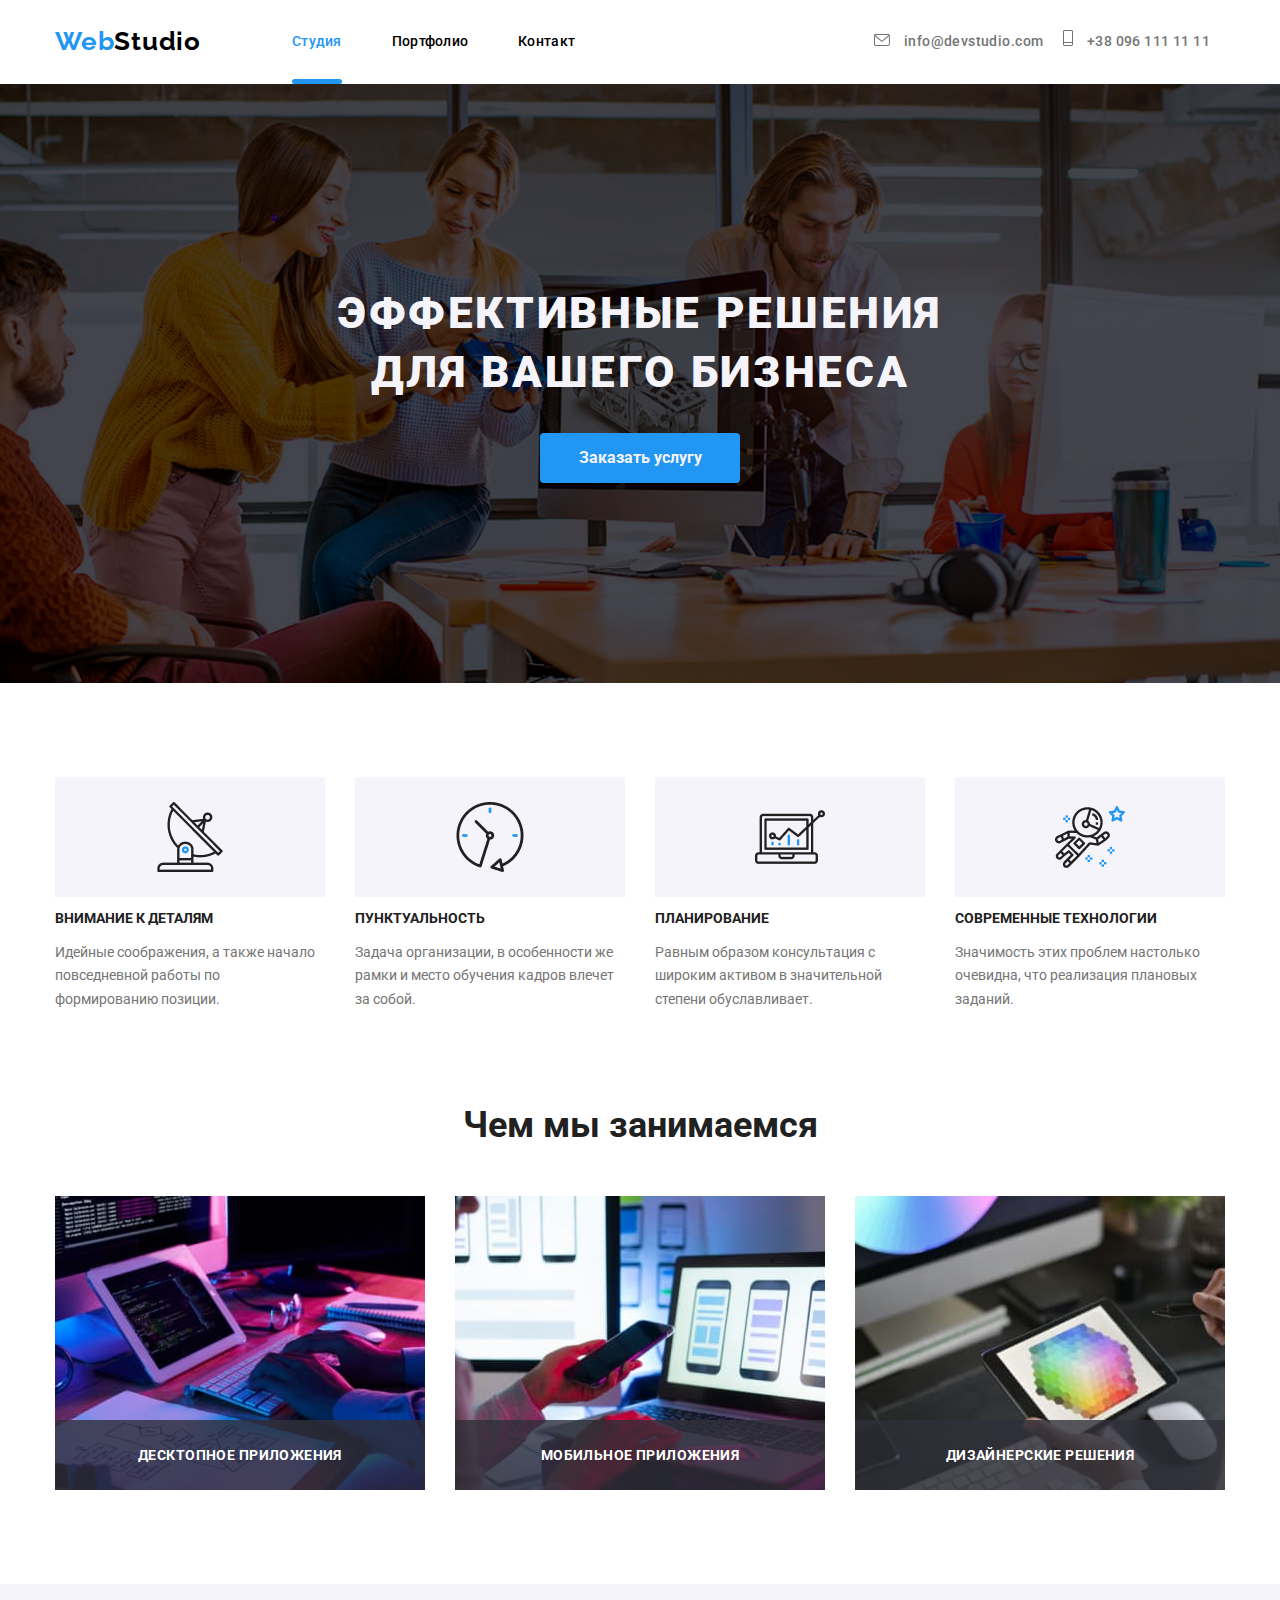
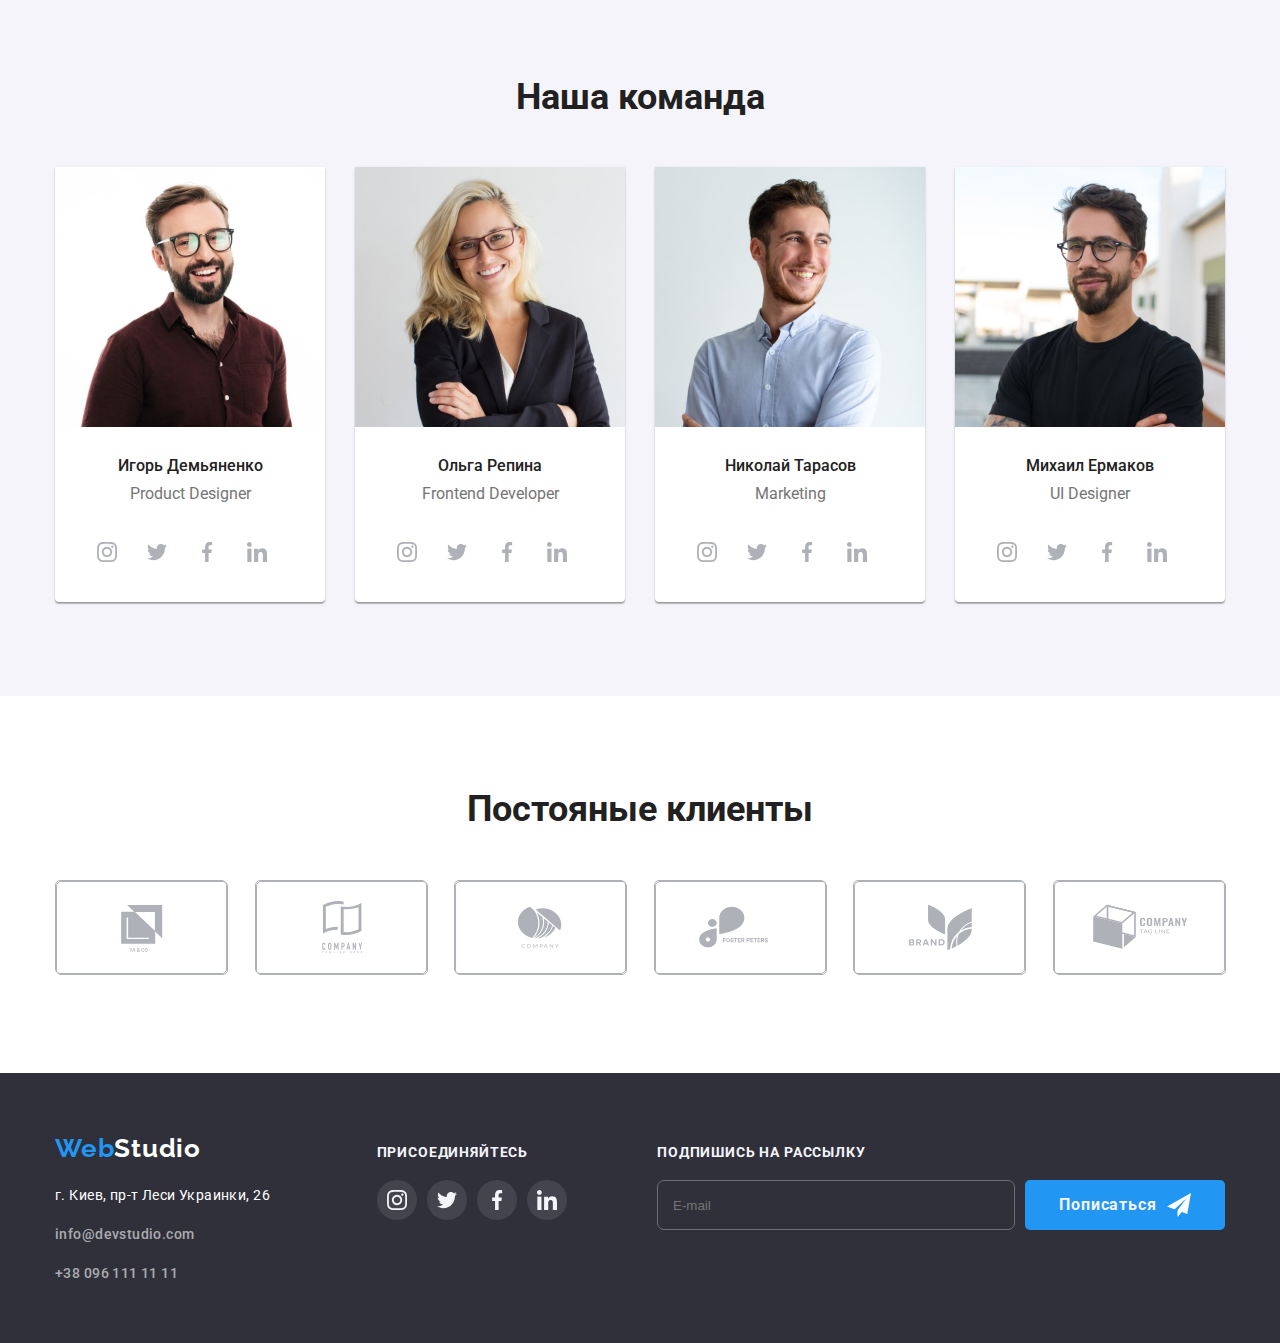
<file: index.html>
<!DOCTYPE html>
<html lang="ru">
  <head>
    <meta charset="UTF-8" />
    <meta http-equiv="X-UA-Compatible" content="IE=edge" />
    <meta name="viewport" content="width=device-width, initial-scale=1.0" />
    <title>Document</title>
    <link rel="stylesheet" href="./css/style.css" />
    <link rel="preconnect" href="https://fonts.gstatic.com" />
    <link
      href="https://fonts.googleapis.com/css2?family=Raleway:wght@700&family=Roboto:wght@400;500;700;900&display=swap"
      rel="stylesheet"
    />
  </head>
  <body>
    <header>
      <div class="backdrop is-hidden" data-modal>
        <div class="modal">
          <form action="">
            <p class="p_form">Оставьте свои данные, мы вам перезвоним</p>
            <div class="div_form">
            <label for="name" class="form_label">Имя</label>
            
          

            <input type="name" value="" id="name" class="form_input">

            <svg class="form_icon_name"><use href="./sprite/modal.svg#icon-Vector" ></use>  </svg>

          



          </div> 
          <div class="div_form">
            <label for="tel" class="form_label">Телефон</label>


            <input type="tel" id="tel" class="form_input">


            <svg class="form_icon_name"><use href="./sprite/modal.svg#icon-mobile" ></use>  </svg>

          </div>
          <div class="div_form form_div">
            <label for="mail" class="form_label">Почта</label>



            <input type="mail" id="mail" class="form_input">



            <svg class="form_icon_name"><use href="./sprite/modal.svg#icon-massager" ></use>  </svg>
          </div>
          
            <label for="comment" >Коментарий</label >
            
            <textarea name="comment" id="comment" cols="10" rows="8" placeholder="Введите текст" class="modal_comment"></textarea>

            <a href="" class="buttom-modal" data-modal-close> <svg class="modal_x">  <use href="./sprite/modal_x.svg#icon-modal_x"></use></svg> </a>
            
              <label for="checkbox" class="checkbox_label">
                <div class="div_test">  
              <input type="checkbox" id="checkbox" class="modal_checkbox">
              
              <span class="checkbox"></span>
            
            
              <span class="modal_span">
                Соглашаюсь с рассылкой и принимаю <span class="dogovor"> Условия договора</span></span>
              </div>
              </label>
          
          

            <button type="submit" class="modal_button"> Отправить</button>
            
           
          
          
          </form>
        </div>
        
         
          
        </div>
      </div>
      <nav class="container flex-header">
        <a href="#" class="logo logo-color">
          <span>Web</span>Studio
        </a>
        <ul class="link-nav flex-header">
          <li class="item item-li">
            <a href="#" class="link-current">Студия</a>
          </li>
          <li class="item"><a href="./portfolio.html">Портфолио</a></li>
          <li class="item"><a href="#">Контакт</a></li>
        </ul>

        <ul class="ul-header container flex-header">
          <li class="head-mail">
            <div class="mail-tel icon-nav">
              <a href="mailto:info@devstudio.com" class="mail-tel">
                <svg width="16" height="12" class="icon-nav">
                  <use href="./sprite/symbol-defs.svg#icon-envelope"></use>
                </svg>

                info@devstudio.com
              </a>
            </div>
          </li>
          <li class="head-mail">
            <div class="mail-tel icon-nav">
              <a href="tel:+380961111111" class="mail-tel">
                <svg width="10" height="16" class="icon-nav">
                  <use href="./sprite/symbol-defs.svg#icon-smartphone"></use>
                </svg>

                +38 096 111 11 11
              </a>
            </div>
          </li>
        </ul>
      </nav>
    </header>
    <main>
      <section class="hero">
        <h1 class="h1-herro">Эффективные решения для вашего бизнеса</h1>

        <button type="button" class="buttom" data-modal-open>
          Заказать услугу
        </button>
      </section>

      <section class="section-number">
        <ul class="container flex-ul-section3">
          <li class="li-section2">
            <h3 class="h3-section2">Внимание к деталям</h3>
            <p class="p-section2">
              Идейные соображения, а также начало повседневной работы по
              формированию позиции.
            </p>
          </li>
          <li class="li-section2">
            <h3 class="h3-section2">Пунктуальность</h3>
            <p class="p-section2">
              Задача организации, в особенности же рамки и место обучения кадров
              влечет за собой.
            </p>
          </li>
          <li class="li-section2">
            <h3 class="h3-section2">Планирование</h3>
            <p class="p-section2">
              Равным образом консультация с широким активом в значительной
              степени обуславливает.
            </p>
          </li>
          <li class="li-section2">
            <h3 class="h3-section2">Современные технологии</h3>
            <p class="p-section2">
              Значимость этих проблем настолько очевидна, что реализация
              плановых заданий.
            </p>
          </li>
        </ul>
      </section>
      <section class="section-number section-test">
        <div class="container">
          <h2 class="h2-section3">Чем мы занимаемся</h2>
          <ul class="flex-ul-section4">
            <li class="flex-li-section4">
              <img
                src="images/box1.jpg"
                alt="человек печатает на клавиатуре"
                width="370"
                height="294"
                class="img"
              />
              <div class="name-proff">
                <p class="name-ga">ДЕСКТОПНОЕ ПРИЛОЖЕНИЯ</p>
              </div>
            </li>
            <li class="flex-li-section4">
              <img
                src="images/img.jpg"
                alt="человек смотрит на телефон"
                width="370"
                height="294"
              />
              <div class="name-proff">
                <p class="name-ga">МОБИЛЬНОЕ ПРИЛОЖЕНИЯ</p>
              </div>
            </li>
            <li class="flex-li-section4">
              <img
                src="images/box3.jpg"
                alt="человек работает на планшете"
                width="370"
                height="294"
              />
              <div class="name-proff">
                <p class="name-ga">ДИЗАЙНЕРСКИЕ РЕШЕНИЯ</p>
              </div>
            </li>
          </ul>
        </div>
      </section>
      <section class="section4 section-number">
        <div class="container">
          <h2 class="h2-section4">Наша команда</h2>
          <ul class="flex-ul-section4">
            <li class="flex-li-section4 name">
              <img
                src="images/img4.jpg"
                alt="человек в красной рубашке и очках"
                width="270"
              />
              <div class="people">
                <h3 class="name-people">Игорь Демьяненко</h3>
                <p class="name-work">Product Designer</p>
              </div>
              <ul class="icon-svg-ul">
                <li class="icon-a">
                  <a href="" class="icon-li icon-test">
                    <svg class="svg-icon-net">
                      <use href="./sprite/symbol.svg#icon-instagram"></use>
                    </svg>
                  </a>
                </li>

                <li class="icon-a">
                  <a href="" class="icon-li">
                    <svg class="svg-icon-net">
                      <use href="./sprite/symbol.svg#icon-twitter"></use>
                    </svg>
                  </a>
                </li>

                <li class="icon-a">
                  <a href="" class="icon-li">
                    <svg class="svg-icon-net">
                      <use href="./sprite/symbol.svg#icon-facebook"></use>
                    </svg>
                  </a>
                </li>

                <li class="icon-a">
                  <a href="" class="icon-li">
                    <svg class="svg-icon-net">
                      <use href="./sprite/symbol.svg#icon-linkedin"></use>
                    </svg>
                  </a>
                </li>
              </ul>
            </li>

            <li class="flex-li-section4 name">
              <img src="images/img5.jpg" alt="женщина в очках" width="270" />
              <div class="people">
                <h3 class="name-people">Ольга Репина</h3>
                <p class="name-work">Frontend Developer</p>
              </div>
              <ul class="icon-svg-ul">
                <li class="icon-a">
                  <a href="" class="icon-li">
                    <svg class="svg-icon-net">
                      <use href="./sprite/symbol.svg#icon-instagram"></use>
                    </svg>
                  </a>
                </li>

                <li class="icon-a">
                  <a href="" class="icon-li">
                    <svg class="svg-icon-net">
                      <use href="./sprite/symbol.svg#icon-twitter"></use>
                    </svg>
                  </a>
                </li>

                <li class="icon-a">
                  <a href="" class="icon-li">
                    <svg class="svg-icon-net">
                      <use href="./sprite/symbol.svg#icon-facebook"></use>
                    </svg>
                  </a>
                </li>

                <li class="icon-a">
                  <a href="" class="icon-li">
                    <svg class="svg-icon-net">
                      <use href="./sprite/symbol.svg#icon-linkedin"></use>
                    </svg>
                  </a>
                </li>
              </ul>
            </li>
            <li class="flex-li-section4 name">
              <img
                src="images/img6.jpg"
                alt="мужчина в белой рубашке"
                width="270"
              />
              <div class="people">
                <h3 class="name-people">Николай Тарасов</h3>
                <p class="name-work">Marketing</p>
              </div>
              <ul class="icon-svg-ul">
                <li class="icon-a">
                  <a href="" class="icon-li">
                    <svg class="svg-icon-net">
                      <use href="./sprite/symbol.svg#icon-instagram"></use>
                    </svg>
                  </a>
                </li>

                <li class="icon-a">
                  <a href="" class="icon-li">
                    <svg class="svg-icon-net">
                      <use href="./sprite/symbol.svg#icon-twitter"></use>
                    </svg>
                  </a>
                </li>

                <li class="icon-a">
                  <a href="" class="icon-li">
                    <svg class="svg-icon-net">
                      <use href="./sprite/symbol.svg#icon-facebook"></use>
                    </svg>
                  </a>
                </li>

                <li class="icon-a">
                  <a href="" class="icon-li">
                    <svg class="svg-icon-net">
                      <use href="./sprite/symbol.svg#icon-linkedin"></use>
                    </svg>
                  </a>
                </li>
              </ul>
            </li>
            <li class="flex-li-section4 name">
              <img
                src="images/img7.jpg"
                alt="мужчина в черной майке"
                width="270"
              />
              <div class="people">
                <h3 class="name-people">Михаил Ермаков</h3>
                <p class="name-work">UI Designer</p>
              </div>
              <ul class="icon-svg-ul">
                <li class="icon-a">
                  <a href="" class="icon-li">
                    <svg class="svg-icon-net">
                      <use href="./sprite/symbol.svg#icon-instagram"></use>
                    </svg>
                  </a>
                </li>

                <li class="icon-a">
                  <a href="" class="icon-li">
                    <svg class="svg-icon-net">
                      <use href="./sprite/symbol.svg#icon-twitter"></use>
                    </svg>
                  </a>
                </li>

                <li class="icon-a">
                  <a href="" class="icon-li">
                    <svg class="svg-icon-net">
                      <use href="./sprite/symbol.svg#icon-facebook"></use>
                    </svg>
                  </a>
                </li>

                <li class="icon-a">
                  <a href="" class="icon-li">
                    <svg class="svg-icon-net">
                      <use href="./sprite/symbol.svg#icon-linkedin"></use>
                    </svg>
                  </a>
                </li>
              </ul>
            </li>
          </ul>
        </div>
      </section>

      <!-- Секция 5 -->

      <section>
        <div class="container div-section5">
          <h2 class="h2-section4">Постояные клиенты</h2>
          <ul class="ul-fles-section5">
            <li class="li-fles-section5">
              <a href="" class="client">
                <svg width="170" height="92" class="client">
                  <use href="./sprite/client.svg#icon-Client-1"></use>
                </svg>
              </a>
            </li>
            <li class="li-fles-section5">
              <a href="" class="client">
                <svg width="170" height="92" class="client">
                  <use href="./sprite/client.svg#icon-Client-2"></use>
                </svg>
              </a>
            </li>
            <li class="li-fles-section5">
              <a href="" class="client">
                <svg width="170" height="92" class="client">
                  <use href="./sprite/client.svg#icon-Client-3"></use>
                </svg>
              </a>
            </li>
            <li class="li-fles-section5">
              <a href="" class="client">
                <svg width="170" height="92" class="client">
                  <use href="./sprite/client.svg#icon-Client-4"></use>
                </svg>
              </a>
            </li>
            <li class="li-fles-section5">
              <a href="" class="client">
                <svg width="170" height="92" class="client">
                  <use href="./sprite/client.svg#icon-Client-5"></use>
                </svg>
              </a>
            </li>
            <li class="li-fles-section5">
              <a href="" class="client">
                <svg width="170" height="92" class="client">
                  <use href="./sprite/client.svg#icon-Client-6"></use>
                </svg>
              </a>
            </li>
          </ul>
        </div>
      </section>
    </main>
    <footer>
      <div class="container footer-footer">
        <div>
          <a href="#" class="logo footer-logo"><span>Web</span>Studio</a>

          <address><p>г. Киев, пр-т Леси Украинки, 26</p></address>
          <ul>
            <li class="li-fotter">
              <a href="mailto:info@devstudio.com" class="tel-mail">
                info@devstudio.com
              </a>
            </li>
            <li class="li-fotter">
              <a href="tel:+380961111111" class="tel-mail">+38 096 111 11 11</a>
            </li>
          </ul>
        </div>
        <div class="div-footer">
          <p class="p-footer">ПРИСОЕДИНЯЙТЕСЬ</p>
          <ul class="ul-flex-footer">
            <li class="li-flex-footer">
              <a href="" class="a-footer">
                <svg class="svg-icon-fooret">
                  <use href="./sprite/symbol.svg#icon-instagram"></use>
                </svg>
              </a>
            </li>
            <li class="li-flex-footer">
              <a href="" class="a-footer">
                <svg class="svg-icon-fooret">
                  <use href="./sprite/symbol.svg#icon-twitter"></use>
                </svg>
              </a>
            </li>
            <li class="li-flex-footer">
              <a href="" class="a-footer">
                <svg class="svg-icon-fooret">
                  <use href="./sprite/symbol.svg#icon-facebook"></use>
                </svg>
              </a>
            </li>
            <li class="li-flex-footer">
              <a href="" class="a-footer">
                <svg class="svg-icon-fooret">
                  <use href="./sprite/symbol.svg#icon-linkedin"></use>
                </svg>
              </a>
            </li>
          </ul>
        </div>
        <div class="test22">
          <P class="p-footer">ПОДПИШИСЬ НА РАССЫЛКУ</P>
          <div class="test5">
          <label for="mail"></label>
          <input type="mail" name="mail" id="mail" class="footer_input" placeholder="E-mail">
          <a href="" class="test33"> Пописаться</a>
        </div>




        </div>
      </div>
    </footer>
    <script src="./modal.js"></script>
  </body>
</html>
</file>
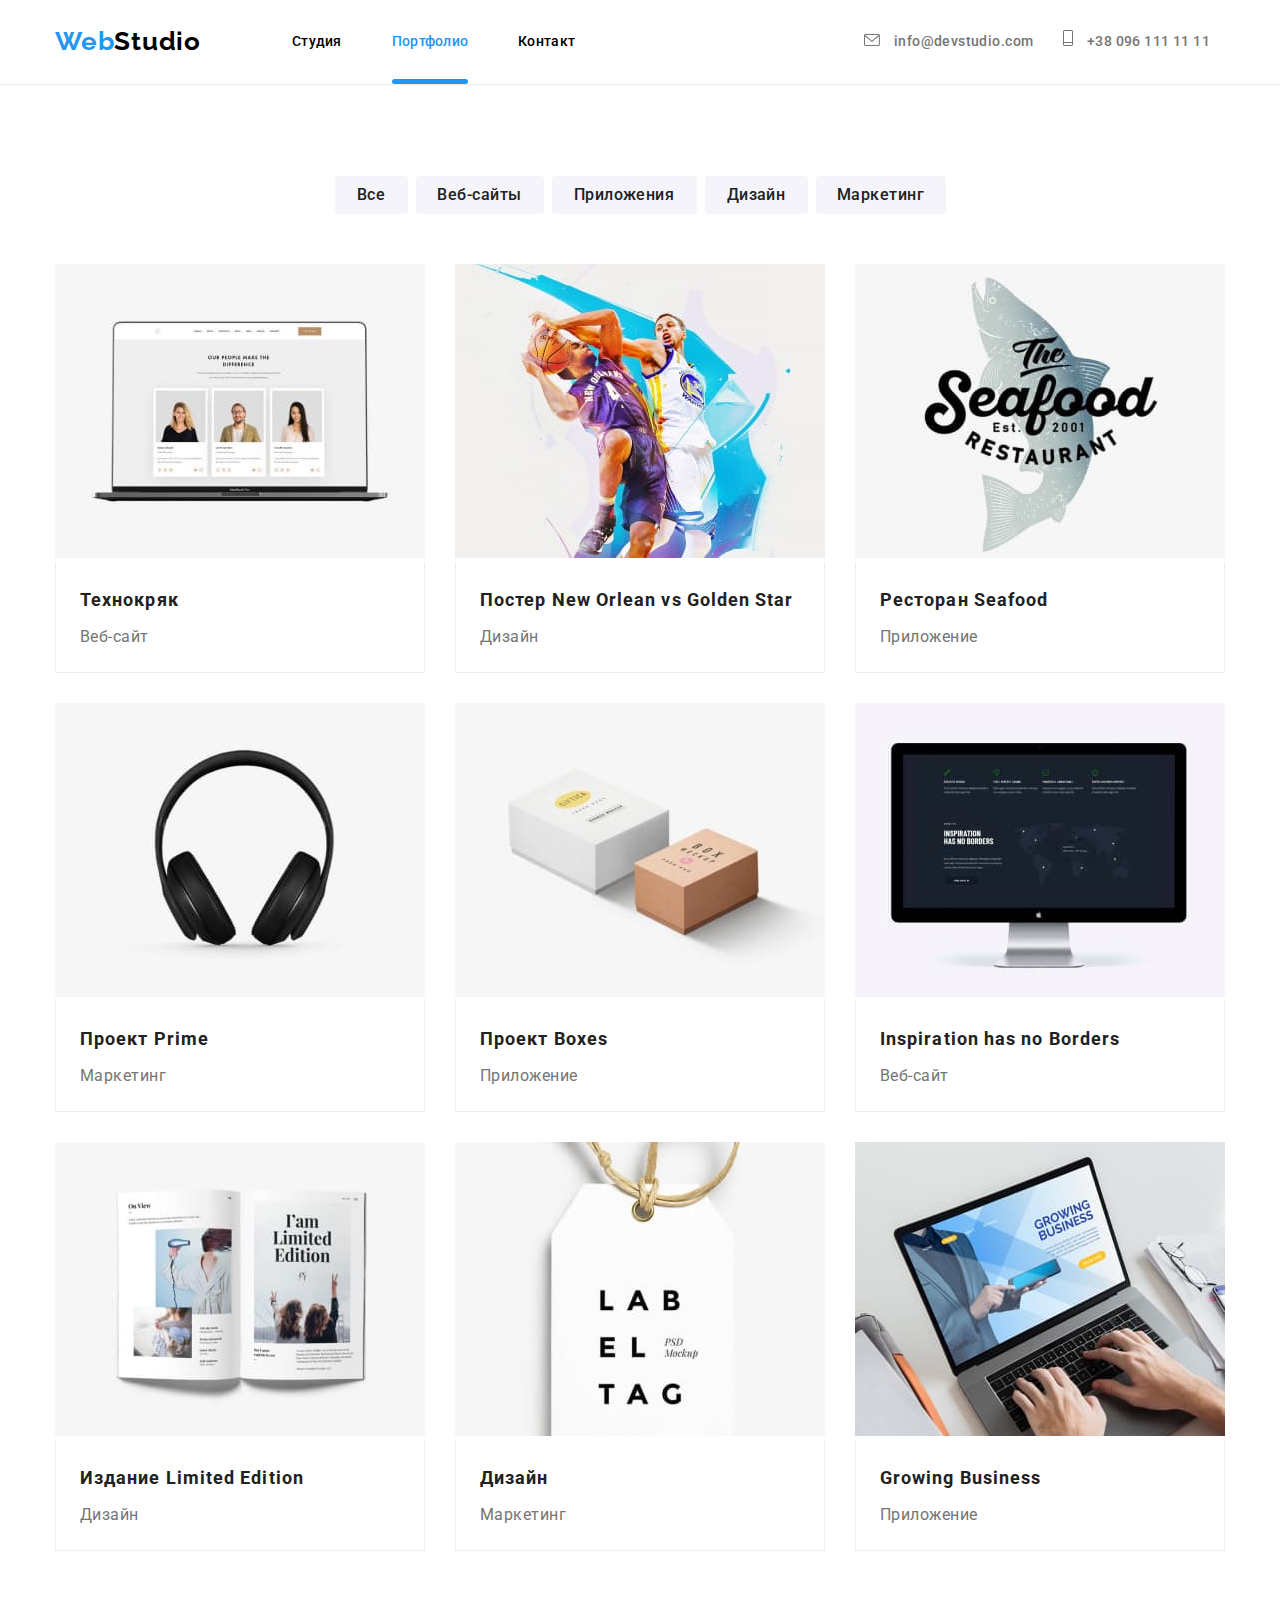
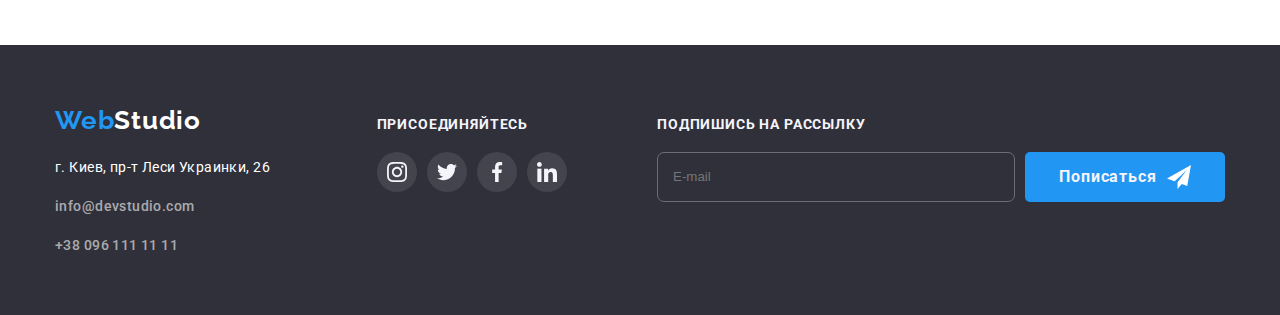
<file: portfolio.html>
<!DOCTYPE html>
<html lang="ru">
  <head>
    <meta charset="UTF-8" />
    <meta http-equiv="X-UA-Compatible" content="IE=edge" />
    <meta name="viewport" content="width=device-width, initial-scale=1.0" />
    <title>Document</title>
    <link rel="stylesheet" href="./css/style.css" />
    <link rel="preconnect" href="https://fonts.gstatic.com" />
    <link
      href="https://fonts.googleapis.com/css2?family=Raleway:wght@700&family=Roboto:wght@400;500;700;900&display=swap"
      rel="stylesheet"
    />
  </head>
  <body>
    <header class="border">
      <nav class="container flex-header">
        <a href="#" class="logo logo-color">
          <span>Web</span>Studio</a>
        <ul class="link-nav flex-header">
          <li class="item"><a href="./index.html">Студия</a></li>
          <li class="item">
            <a href="./portfolio.html" class="link-current">Портфолио</a>
          </li>
          <li class="item"><a href="#">Контакт</a></li>
        </ul>

        <ul class="ul-header container flex-header">
          <li class="head-mail">
            <div class="icon-nav">
              <a href="mailto:info@devstudio.com" class="mail-tel">
                <svg width="16" height="12" class="icon-nav">
                  <use href="./sprite/symbol-defs.svg#icon-envelope"></use>
                </svg>

                info@devstudio.com
              </a>
            </div>
          </li>
          <li class="head-mail">
            <div class="mail-tel icon-nav">
              <a href="tel:+380961111111" class="mail-tel">
                <svg width="10" height="16" class="icon-nav">
                  <use href="./sprite/symbol-defs.svg#icon-smartphone"></use>
                </svg>

                +38 096 111 11 11
              </a>
            </div>
          </li>
        </ul>
      </nav>
    </header>
    <main>
      <!-- <!-- <section> -->
        <div class="padding-button">
          <ul class="flex-buttom-ul">
            <li class="flex-buttom">
              <button type="button" class="button-work board-one">Все</button>
            </li>
            <li class="flex-buttom">
              <button type="button" class="button-work board-two flex-buttom">
                Веб-сайты
              </button>
            </li>
            <li class="flex-buttom">
              <button type="button" class="button-work board-three flex-buttom">
                Приложения
              </button>
            </li>
            <li class="flex-buttom">
              <button type="button" class="button-work board-four flex-buttom">
                Дизайн
              </button>
            </li>
            <li class="flex-buttom">
              <button type="button" class="button-work board-five flex-buttom">
                Маркетинг
              </button>
            </li>
          </ul>
          <ul class="container ul-one">
            <li class="flex-menu">
              <a href="">
                <div class="img1">
                  <img src="./images/project1.jpg" alt="project1" width="370" />
                  <div class="menu-up">
                    <p class="p-flex">
                      Технокряк это современная площадка распространения
                      коронавируса. Компании используют эту платформу для
                      цифрового шпионажа и атак на защищённые сервера
                      конкурентов.
                    </p>
                  </div>
                </div>

                <div class="portfolio-dib">
                  <h2 class="h2-Example-of-work">Технокряк</h2>
                  <p class="p-Example-of-work">Веб-сайт</p>
                </div>
              </a>
            </li>
            <li class="flex-menu">
              <div class="img1">
                <img src="./images/project2.jpg" alt="project1" width="370" />
                <div class="menu-up">
                  <p class="p-flex">
                    Технокряк это современная площадка распространения
                    коронавируса. Компании используют эту платформу для
                    цифрового шпионажа и атак на защищённые сервера
                    конкурентов.
                  </p>
                </div>
              </div>
                <div class="portfolio-dib">
                  <h2 class="h2-Example-of-work">
                    Постер New Orlean vs Golden Star
                  </h2>
                  <p class="p-Example-of-work">Дизайн</p>
                </div>
              </a>
            </li>
            <li class="flex-menu">
              <div class="img1">
                <img src="./images/project3.jpg" alt="project1" width="370" />
                <div class="menu-up">
                  <p class="p-flex">
                    Технокряк это современная площадка распространения
                    коронавируса. Компании используют эту платформу для
                    цифрового шпионажа и атак на защищённые сервера
                    конкурентов.
                  </p>
                </div>
              </div>

                <div class="portfolio-dib">

                  
                  <h2 class="h2-Example-of-work">Ресторан Seafood</h2>
                  <p class="p-Example-of-work">Приложение</p>
                </div>
              </a>
            </li>
            <li class="flex-menu">
              <div class="img1">
                <img src="./images/project4.jpg" alt="project1" width="370" />
                <div class="menu-up">
                  <p class="p-flex">
                    Технокряк это современная площадка распространения
                    коронавируса. Компании используют эту платформу для
                    цифрового шпионажа и атак на защищённые сервера
                    конкурентов.
                  </p>
                </div>
              </div>
                <div class="portfolio-dib">
                  <h2 class="h2-Example-of-work">Проект Prime</h2>
                  <p class="p-Example-of-work">Маркетинг</p>
                </div>
              </a>
            </li>
            <li class="flex-menu">
              <div class="img1">
                <img src="./images/project5.jpg" alt="project1" width="370" />
                <div class="menu-up">
                  <p class="p-flex">
                    Технокряк это современная площадка распространения
                    коронавируса. Компании используют эту платформу для
                    цифрового шпионажа и атак на защищённые сервера
                    конкурентов.
                  </p>
                </div>
              </div>
                <div class="portfolio-dib">
                  <h2 class="h2-Example-of-work">Проект Boxes</h2>
                  <p class="p-Example-of-work">Приложение</p>
                </div>
              </a>
            </li>
            <li class="flex-menu">
              <div class="img1">
                <img src="./images/project6.jpg" alt="project1" width="370" />
                <div class="menu-up">
                  <p class="p-flex">
                    Технокряк это современная площадка распространения
                    коронавируса. Компании используют эту платформу для
                    цифрового шпионажа и атак на защищённые сервера
                    конкурентов.
                  </p>
                </div>
              </div>
                <div class="portfolio-dib">
                  <h2 class="h2-Example-of-work">Inspiration has no Borders</h2>
                  <p class="p-Example-of-work">Веб-сайт</p>
                </div>
              </a>
            </li>
            <li class="flex-menu">
              <div class="img1">
                <img src="./images/project7.jpg" alt="project1" width="370" />
                <div class="menu-up">
                  <p class="p-flex">
                    Технокряк это современная площадка распространения
                    коронавируса. Компании используют эту платформу для
                    цифрового шпионажа и атак на защищённые сервера
                    конкурентов.
                  </p>
                </div>
              </div>
                <div class="portfolio-dib">
                  <h2 class="h2-Example-of-work">Издание Limited Edition</h2>
                  <p class="p-Example-of-work">Дизайн</p>
                </div>
              </a>
            </li>
            <li class="flex-menu">
              <div class="img1">
                <img src="./images/project8.jpg" alt="project1" width="370" />
                <div class="menu-up">
                  <p class="p-flex">
                    Технокряк это современная площадка распространения
                    коронавируса. Компании используют эту платформу для
                    цифрового шпионажа и атак на защищённые сервера
                    конкурентов.
                  </p>
                </div>
              </div>
                <div class="portfolio-dib">
                  <h2 class="h2-Example-of-work">Дизайн</h2>
                  <p class="p-Example-of-work">Маркетинг</p>
                </div>
              </a>
            </li>
            <li class="flex-menu">
              <div class="img1">
                <img src="./images/project9.jpg" alt="project1" width="370" />
                <div class="menu-up">
                  <p class="p-flex">
                    Технокряк это современная площадка распространения
                    коронавируса. Компании используют эту платформу для
                    цифрового шпионажа и атак на защищённые сервера
                    конкурентов.
                  </p>
                </div>
              </div>
                <div class="portfolio-dib">
                  <h2 class="h2-Example-of-work">Growing Business</h2>
                  <p class="p-Example-of-work">Приложение</p>
                </div>
              </a>
            </li>
          </ul>
        </div>
      </section>
      <footer>
        <div class="container footer-footer">
          <div>
            <a href="#" class="logo footer-logo"><span>Web</span>Studio</a>
  
            <address><p>г. Киев, пр-т Леси Украинки, 26</p></address>
            <ul>
              <li class="li-fotter">
                <a href="mailto:info@devstudio.com" class="tel-mail">
                  info@devstudio.com
                </a>
              </li>
              <li class="li-fotter">
                <a href="tel:+380961111111" class="tel-mail">+38 096 111 11 11</a>
              </li>
            </ul>
          </div>
          <div class="div-footer">
            <p class="p-footer">ПРИСОЕДИНЯЙТЕСЬ</p>
            <ul class="ul-flex-footer">
              <li class="li-flex-footer">
                <a href="" class="a-footer">
                  <svg class="svg-icon-fooret">
                    <use href="./sprite/symbol.svg#icon-instagram"></use>
                  </svg>
                </a>
              </li>
              <li class="li-flex-footer">
                <a href="" class="a-footer">
                  <svg class="svg-icon-fooret">
                    <use href="./sprite/symbol.svg#icon-twitter"></use>
                  </svg>
                </a>
              </li>
              <li class="li-flex-footer">
                <a href="" class="a-footer">
                  <svg class="svg-icon-fooret">
                    <use href="./sprite/symbol.svg#icon-facebook"></use>
                  </svg>
                </a>
              </li>
              <li class="li-flex-footer">
                <a href="" class="a-footer">
                  <svg class="svg-icon-fooret">
                    <use href="./sprite/symbol.svg#icon-linkedin"></use>
                  </svg>
                </a>
              </li>
            </ul>
          </div>
          <div class="test22">
            <P class="p-footer">ПОДПИШИСЬ НА РАССЫЛКУ</P>
            <div class="test5">
            <label for="mail"></label>
            <input type="mail" name="mail" id="mail" class="footer_input" placeholder="E-mail">
            <a href="" class="test33"> Пописаться</a>
          </div>
  
  
  
  
          </div>
        </div>
      </footer>
    </main>
  </body>
</html>
</file>
<file: css/style.css>
/* Основной цвет текста */
:root {
  --main-color: #757575;
  --background-color: #ffffff;
  --akcent-color: #2196f3;
  --secondary-color: #212121;
  --backgroung-secondary-color: #2f303a;
  --background-color-buttom: #f5f4fa;
}

body {
  background-color: var(--background-color);
  color: var(--main-color);
  font-family: 'Roboto', 'Raleway', sans-serif;
  box-sizing: border-box;
  margin: 0;
  

  margin-left: auto;
  margin-right: auto;
}
*::after,
*::before {
  box-sizing: inherit;
}
ul {
  list-style: none;
  padding: 0;
  margin-bottom: 0;
  margin-top: 0;
}

h1,
h2,
h3,
h4 {
  color: var(--secondary-color);
}
a {
  text-decoration: none;
  display: inline-block;
  
  /* display: inline-block; */
}
p {
  margin-bottom: 0;
  margin-top: 0;
}



.container {
  width: 1200px;
  margin: 0;
  padding: 0 15px;
  box-sizing: border-box;
  margin: 0 auto;
}
/* Шапка Навигация  */
.logo.logo-color {
  color: black;
}

.section-test{
  padding-bottom: 94px;


}
.link-nav.flex-header a{
  display: inline-block;
   padding-top: 32px;
  padding-bottom: 32px; }
.item{
  margin-right: 50px;
  /* padding-top: 32px;
  padding-bottom: 32px; */
  position: relative;
}
.item:last-child{
  margin-right: 0;
}
.item:first-child{
  margin-left: 92px;
}
.flex-header{
  display: flex;
  flex-direction:row;
  align-items:center;
  
  
}
.head-mail{
  padding-right: 20px;
}


.head-mail:last-child{
  padding-right: 0px;
  margin-right: 0;
}

/* .ul-header.container.flex-header{
  margin-left: 300px; }*/




.link-nav a {
  font-weight: 500;
  font-size: 14px;
  line-height: 1.4;
  letter-spacing: 0.02em;
  text-decoration: none;
  color: black;
  transition:color 250ms cubic-bezier(0.4, 0, 0.2, 1)
}
.link-nav a:hover,
.link-nav a:focus {
  color: var(--akcent-color);

}
.ul-header {
  margin-top: 0;
  margin-bottom: 0;
  justify-content: flex-end;
}
.head-mail .mail-tel {
  color: var(--main-color);
}

.mail-tel {
  text-decoration: none;
  color: rgba(255, 255, 255, 0.6);
  fill: #757575;
  font-style: normal;
  font-weight: 500;
  font-size: 14px;
  line-height: 1.7;
  letter-spacing: 0.03em;
  padding-left: 0;
  transition:color 250ms cubic-bezier(0.4, 0, 0.2, 1),fill 250ms cubic-bezier(0.4, 0, 0.2, 1);
  
}
.mail-tel:hover,
.mail-tel:focus {
  color: var(--akcent-color);
  fill: var(--akcent-color);
  
 

}
.link-nav .link-current {
  color: var(--akcent-color);


}
.item-li{
  position: relative;
}
.link-current::after{
  content: "";
  display: block;
  
  width: 100%;
  height: 5px;
  background-color: #2196f3;
  position: absolute;
  bottom: 0;
  border-radius: 5px;

}
/* Кнопка */
.buttom {
  cursor: pointer;
  font-family: Roboto;
  font-style: normal;
  font-weight: bold;
  font-size: 16px;
  line-height: 1.8;
  width: 200px;
  height: 50px;
  /* display: inline-block; */
  border-radius: 4px;
  margin-top: 30px;
  padding: 0;
  border: 0;

  background: #2196f3;
  color: var(--background-color-buttom);
}

/* .buttom:hover {
  background-color: var(--akcent-color);
  color: var(--background-color-buttom);
} */

/* Секция 1 */
.hero {
  background-color: var(--backgroung-secondary-color);
  text-align: center;
  padding: 200px 0px 200px 0px;
  background-image: linear-gradient(
    to right,
    rgba(0,0,0,0.5),
    rgba(0,0,0,0.5)
   ), url(../images/Img2.png); 

  background-position: center;
  background-repeat: no-repeat;
  background-size: cover;
  
}
.h1-herro {
  width: 691px;
  

  margin: 0 auto;
  font-style: normal;
  font-weight: 900;
  font-size: 44px;
  line-height: 1.36;
  letter-spacing: 0.06em;
  text-transform: uppercase;
  color: var(--background-color-buttom);
  
}
/* Секция 2  */



  




/* 22222 */

.flex-ul-section3{
  display: flex;

}

.li-section2{
  width: 270px;
  margin-right: 30px;
  

}
.li-section2:last-child{
  margin: 0;

}

.li-section2::before{
  content: '';
  display: block;
  height: 120px;
  background-color: var(--background-color-buttom);
  
  background-position: center;
  background-repeat: no-repeat;

}



.icon-nav{
  padding-right: 10px; 
  

  
}


.icon-svg-ul{
  display: inline-flex;
  flex-direction: row;
  padding-left: 32px;
  padding-bottom: 30px;
  padding-right: 32px;

  
}


.icon-a{
  padding-right: 10px;
  justify-content: center;

}
.icon-a:last-child{
  padding-right: 0;
}
.icon-li{
  display: flex;
  justify-content: center;
  align-items: center;

    /* width: 44px;
    height: 44px; */
  background-color: #ffffff;
  fill: #AFB1B8;

  
  border-radius: 50%;
  
  /* fill: #AFB1B8; */

  transition: background-color 250ms cubic-bezier(0.4, 0, 0.2, 1);

  

  
}
.svg-icon-net{
 


  width: 20px;
  height: 20px;
  
 padding: 10px;
 transition: fill 250ms cubic-bezier(0.4, 0, 0.2, 1);

}
.svg-icon-net:hover,
.svg-icon-net:focus
{
  fill: white;
}

.svg-icon-net:focus{
  fill: white;
}
.backdrop{
  position: fixed;
  width: 100%;
  height: 1024px;
  background-color: rgba(0, 0, 0, 0.3);
  opacity: 1;
  transition: opacity 250ms cubic-bezier(0.4, 0, 0.2, 1);
  z-index: 2;

}
.backdrop.is-hidden{
pointer-events: none;
  opacity: 0;
 
}
.modal {
  position: absolute;
  width: 534px;
  height: 590px;
  background-color: #FFFFFF;
  top: 50%;
  left: 50%;
  transform: translate(-50%,-50%);
  display: flex;
  justify-content: center;
  z-index: 2;
  
  
}

.div_test{
  display: flex;
  align-items: center;
  margin-top: 20px;
}

.flex_checkbox{
  display: inline-flex;
  align-items: center;
}
.icon-li:hover{
  background-color: var(--akcent-color);
  


}


.icon-li:focus{
  background-color: var(--akcent-color);
  fill: #FFFFFF;

}
 
.ul-fles-section5{
  display: flex;
  flex-direction: row;
  padding: 0;
  margin: 0;
  justify-content: space-between;


  
}
.div-section5{
  padding-bottom: 94px;
  padding-top: 94px;
}
.client{
  content: "";
  fill:#AFB1B8;
  width: 170px;
  height: 92px;
  border:1px solid #AFB1B8;
  border-radius: 5px;
  transition: fill 250ms cubic-bezier(0.4, 0, 0.2, 1),border-color 250ms cubic-bezier(0.4, 0, 0.2, 1);

}

.client:hover
{
  fill: var(--akcent-color);
  border-color:var(--akcent-color);
  /* transition: 1000ms cubic-bezier(0.4, 0, 0.2, 1) ; */


  
}

.client:focus svg{
  fill: var(--akcent-color);
  border-color:var(--akcent-color);
  /* transition: 500ms cubic-bezier(0.4, 0, 0.2, 1) ; */
}
.mail-tel.icon-nav {
margin: 0;
padding: 0;

}



.li-section2:nth-child(1)::before{

background-image: url(../images/antenna.png);}

.li-section2:nth-child(2)::before{
  background-image: url(../images/clock.png);}

  .li-section2:nth-child(3)::before{
    background-image: url(../images/diagram.png);}
  

  .li-section2:nth-child(4)::before{
  background-image: url(../images/astronaut.png);}









.section-number {
  padding-top: 94px;
  
 
}
.h3-section2 {
  font-size: 14px;
  line-height: 1.1;

  text-transform: uppercase;
  color: var(--secondary-color);
}
.p-section2 {
  font-size: 14px;
  font-weight: normal;
  line-height: 1.7;
  margin-top: 10px;
}
/* Секция 3 */
.h2-section3 {
  margin-top: 0;
  margin-bottom: 50px;
  text-align: center;
  font-size: 36px;
  line-height: 1.1;
  color: var(--secondary-color);
}
/* Секция 4 */
.flex-ul-section4{
  display: flex;
  z-index: 1;
}
.flex-ul-section4 img{
  display: block;
  z-index: 1;
}
.flex-li-section4{
  margin-right: 30px;
  position: relative;
}
.flex-li-section4:last-child{
  margin-right: 0;
}

.section4 {
  background-color: var(--background-color-buttom);
  padding-bottom: 94px;

}
.h2-section4 {
  text-align: center;
  font-size: 36px;
  line-height: 1.1;
  color: var(--secondary-color);
  margin-top: 0;
  padding-bottom: 50px;
  margin-bottom: 0;

}

.people{
  padding-top: 30px;
  padding-bottom: 30px;
}
.name-people {
  font-weight: 500;
  font-size: 16px;
  line-height: 1.1;
  color: var(--secondary-color);
  text-align: center;
  margin: 0;

}

.name-work {
  font-weight: normal;
  font-size: 16px;
  line-height: 1.1;
  margin-top: 0;
  padding-top: 10px;
  
  text-align: center;
}

/* основной цвет текста #757575 */
/* вторичный цвет текста  #212121 */
/* акцент цвет #2196F3 */
/* вторичный цвет фона #F5F4FA */
/* основной цвет фона #E5E5E5 */

/* FOOTER */

.footer-footer{
  display:flex;
  justify-content: flex-start;
  align-items: baseline;
  justify-content: space-between;
  
 

}


.footer_input{
  box-sizing: border-box;
  width: 358px;
  height: 50px;
border: 1px solid #6D6E75;
  border-radius: 7px ;

  background-color: #2F303A;
  padding-left: 15px;
  color:#FFFFFF;
  outline: none;
}
.test33{
  display: flex;
  width: 200px;
  height: 50px;
  margin-left: 10px;
  font-style: normal;
font-weight: bold;
font-size: 16px;
line-height: 30px;
/* identical to box height, or 187% */

justify-content: center;
align-items: center;
letter-spacing: 0.06em;
  background-color: var(--akcent-color);
  color: var(--background-color-buttom);
  border-radius: 5px;
}

.test33::after{
  content: "";
  width: 24px;
  height: 24px;
  background-image: url("../images/iconsend.png");
  margin-left: 10px;
  
}
.test5{
  display: flex;
  padding-top: 20px;
  
}
.ul-flex-footer{
  display: flex;
  padding-top: 20px;
  
}

.section-number-four{
  padding-bottom: 94px;
  margin-top: 94px;
}

footer {
  padding-bottom: 60px;
  padding-top: 60px;
 
  background: #2f303a;


}
.a-footer{
  display:flex ;
  justify-content: center;
  align-items: center;

  
}

.svg-icon-fooret{
  width: 20px;
  height: 20px;
  fill: var(--background-color-buttom);
 padding: 10px;
 
}
.a-footer:focus 
{
  background-color: var(--akcent-color);
  border-radius: 50%;
  
}

.p-footer{
  color: var(--background-color-buttom);
  font-style: normal;
font-weight: bold;
font-size: 14px;
line-height: 16px;
letter-spacing: 0.06em;
}
.li-flex-footer{ 
  width: 40px;
  height: 40px;
  background-color: #43444D;
  border-radius: 50%;
  margin-right: 10px;
  transition: background-color 250ms cubic-bezier(0.4, 0, 0.2, 1);
  


}


.name-proff{
  position: absolute;
  width: 100%;
  height: 70px;
  background-color: rgba(47, 48, 58, 0.8);
  bottom: 0;
  justify-content: center;
  align-items:center;
  display: flex;

}
.name-ga{
 
 
  
  color: #FFFFFF;
  font-weight: 700;
font-size: 14px;
line-height: 16px;
align-items:center;
letter-spacing: 0.03em;




  

}
.li-flex-footer:hover,
.li-flex-footer:focus
{
  background-color: var(--akcent-color);
  
}
.li-flex-footer:last-child{
  margin-right: 0;
}
.div-footer{
  /* padding-left: 70px; */
}
.flex-li-section4.name{
  box-shadow: 0px 1px 3px rgba(0, 0, 0, 0.12), 0px 1px 1px rgba(0, 0, 0, 0.14), 0px 2px 1px rgba(0, 0, 0, 0.2);
border-radius: 0px 0px 4px 4px;
background-color: white;
}
.tel-mail {
  text-decoration: none;
  color: rgba(255, 255, 255, 0.6);
  font-style: normal;
  font-weight: 500;
  font-size: 14px;
  line-height: 1.7;
  letter-spacing: 0.03em;
  padding-top: 9px;
  width: 231px;
  height: 21px;
  transition: color 250ms cubic-bezier(0.4, 0, 0.2, 1) ;

}
.tel-mail:hover,
.tel-mail:focus {
  color: var(--akcent-color);
  
}


.logo {
  color: var(--background-color);
  width: 145px;
  height: 31px;
  left: 215px;
  top: 2157px;
  

  font-family: Raleway;
  font-style: normal;
  font-weight: bold;
  font-size: 26px;
  line-height: 1.19;

  letter-spacing: 0.03em;
}

span {
  color: var(--akcent-color);
  width: 145px;
  height: 31px;
  left: 215px;
  top: 2157px;

  font-family: Raleway;
  font-style: normal;
  font-weight: bold;
  font-size: 26px;
  line-height: 1.19;

  letter-spacing: 0.03em;
}
address {
  padding-top: 20px;

  width: 231px;
  height: 21px;
  left: 215px;
  top: 2208px;

  font-style: normal;
  font-weight: normal;
  font-size: 14px;
  line-height: 1.7;

  /* or 171% */

  letter-spacing: 0.03em;

  color: var(--background-color);
}


.li-fotter {
  margin-top: 9px;
}
/* Макет № 2 */
/* Кнопки меню */
.flex-buttom-ul {
  
  display: flex;
  flex-direction: row;
  justify-content:center;
  padding-top: 91px;
}
.flex-buttom{
  margin-right: 8px;
}
.flex-buttom:last-child{
  margin-right: 0;
}
.button-work {

  border: 0px;
  color: var(--secondary-color);
  

  font-family: 'Roboto';
  font-style: normal;
  font-weight: 500;
  font-size: 16px;
  line-height: 1.6;

  text-align: center;
  letter-spacing: 0.03em;
  cursor: pointer;
  transition: color 250ms cubic-bezier(0.4, 0, 0.2, 1), background-color 250ms cubic-bezier(0.4, 0, 0.2, 1);
  
}

.board-one {
  width: 73px;
  height: 38px;
  left: 490px;
  top: 171px;

background: #F5F4FA;
border-radius: 4px;
transition: color 250ms cubic-bezier(0.4, 0, 0.2, 1), background-color 250ms cubic-bezier(0.4, 0, 0.2, 1);



}
.button-work:hover,
.button-work:focus {
  color: var(--background-color);
  background-color: var(--akcent-color);
  
}
.board-one:hover,
.board-one:focus {
  background-color: var(--akcent-color);
  color: #EEEEEE;
}

.board-two {
  width: 128px;
height: 38px;
left: 571px;
top: 171px;

background: #F5F4FA;
border-radius: 4px;
transition: color 250ms cubic-bezier(0.4, 0, 0.2, 1), background-color 250ms cubic-bezier(0.4, 0, 0.2, 1);
}
.board-two:hover,
.board-two:focus {
  background-color: var(--akcent-color);
  
}
.board-three {
  width: 145px;
height: 38px;
left: 707px;
top: 171px;

background: #F5F4FA;
border-radius: 4px;
transition: color 250ms cubic-bezier(0.4, 0, 0.2, 1), background-color 250ms cubic-bezier(0.4, 0, 0.2, 1);
}
.board-three:hover,
.board-three:focus {
  background-color: var(--akcent-color);
  
}
.board-four {
  width: 103px;
height: 38px;
left: 860px;
top: 171px;

background: #F5F4FA;
border-radius: 4px;
transition: color 250ms cubic-bezier(0.4, 0, 0.2, 1), background-color 250ms cubic-bezier(0.4, 0, 0.2, 1);
}
.board-four:hover,
.board-four:focus {
  background-color: var(--akcent-color);
  
}
.board-five {
  width: 130px;
height: 38px;
left: 971px;
top: 171px;

background: #F5F4FA;
border-radius: 4px;
transition: color 250ms cubic-bezier(0.4, 0, 0.2, 1), background-color 250ms cubic-bezier(0.4, 0, 0.2, 1);
}
.board-five:hover,
.board-five:focus {
  background-color: var(--akcent-color);
}
/* Примеры работ */
.ul-one{
  margin-top:34px;
  display: flex;
  flex-wrap: wrap;
  padding-top: 50px;
  margin-top: 0;
  overflow: hidden;

}

.flex-menu{
  
  

  margin-right: 30px;
  background: #FFFFFF;

margin-bottom: 30px;

overflow: hidden;
transition: box-shadow 250ms cubic-bezier(0.4, 0, 0.2, 1);
}

.menu-up{
  position: absolute;
  width: 100%;
  height: 100%;
  top:0;
  left: 0;
  background-color: rgba(33, 150, 243, 0.9);
  transform: translateY(100%);
  
  transition: transform 250ms ease;
  color: #ffffff;
  display: flex;
  align-items: center;
  


}

.img1{
  position: relative;
  overflow: hidden;
  display: block;
}
.p-flex{
  font-style: normal;
font-weight: normal;
font-size: 18px;
line-height: 28px;
/* or 156% */

letter-spacing: 0.03em;

padding-left: 24px;
padding-right: 24px;


 
}
.flex-menu:hover .menu-up{
  transform: translateY(0);
  

  
}
.flex-menu:hover{
  box-shadow: 0 10px 15px -5px rgba(0, 0, 0, 0.3);

}


.flex-menu:nth-child(3n){
  margin-right: 0;
}
.flex-menu:nth-last-child(-n + 3){
  margin-bottom: 0;
}

.portfolio-dib{

border-left: 1px solid #EEEEEE;
border-right : 1px solid #EEEEEE;
border-bottom: 1px solid #EEEEEE;
padding-left: 24px;
padding-bottom: 20px;
padding-top: 20px;
}

.padding-button{
  padding-bottom: 94px;
}

.h2-Example-of-work {
  color: var(--secondary-color);
  

  font-style: normal;
  font-weight: bold;
  font-size: 18px;
  line-height: 36px;

  letter-spacing: 0.06em;
  
  margin-bottom: 0;
  margin-top: 0;
}
.p-Example-of-work {
  width: 322px;
  height: 30px;
  left: 239px;
  top: 616px;

  font-family: Roboto;
  font-size: 16px;
  line-height: 30px;

  letter-spacing: 0.03em;
  color: var(--main-color);
  padding-top: 4px;
  
}


.border{
  border-bottom:1px solid #ECECEC;
}


.li-flex-footer .svg-icon-net{
  fill: white;
}


/* FORM Modal */
form{
  display: flex;
  flex-direction: column;
  justify-content: center;
  margin-left: 40px;

  margin-right: 40px;


  
  
  
  
  
  
}
.form_input{
  
  
  display:block;
  width: 435px;
  height: 40px;
  justify-content: center;
  outline: none;
  border: 1px #D3D3D3 solid;
  border-radius: 5px;
  transition: 250ms cubic-bezier(0.4, 0, 0.2, 1);
  padding-left: 30px;
 
}
.div_form{
  margin-top: 28px;
  position: relative;
  

}
.p_form{
  font-style: normal;
  font-weight: bold;
  font-size: 20px;
  line-height: 23px;
  text-align: center;
  letter-spacing: 0.03em;
  
  color: #212121;
}

textarea{
  resize: none;
}

.modal_x{
  width: 11px;
  height: 11px;
  fill: black;
  
  transition: 250ms cubic-bezier(0.4, 0, 0.2, 1);
 
}

.modal_icon{
  position: absolute;
  top: 0;
  right: 100px;
}
.buttom-modal{
  
  position: absolute;
  top:5px;
  right: 5px;
  width: 30px;
  height: 30px;
  border: 1px #E6E6E6 solid;
  border-radius: 50%;
  display: flex;
 
  justify-content: center;
  align-items: center;
  
  

}

.buttom-modal:hover .modal_x,
.buttom-modal:focus .modal_x
{
  fill: var(--akcent-color);
 
  
}

.form_icon_name{
  position: absolute;
  width: 15px;
  height: 12px;
  fill: black;
  top: 50%;
  left: 12px;
  transform: translateY(-50%);
  transition: 250ms cubic-bezier(0.4, 0, 0.2, 1);
}
.form_label{
  position: absolute;
  top:-18px;
  font-family: Roboto;
font-style: normal;
font-weight: normal;
font-size: 12px;
line-height: 14px;


letter-spacing: 0.01em;

color: #757575;
}

.form_input:hover + .form_icon_name,
.form_input:focus + .form_icon_name
{
  fill: var(--akcent-color);

  
}
.form_input:hover,
.form_input:focus
 {
  border-color: var(--akcent-color);
}

textarea::placeholder{
  color:#BABABA;
}
.form_div{
  margin-bottom: 15px;
}

.modal_comment{
  outline: none;
  border: 1px #D3D3D3 solid;
  border-radius: 5px;
  transition: 250ms cubic-bezier(0.4, 0, 0.2, 1);
  padding-left: 30px;
}
.modal_comment:hover,
.modal_comment:focus{
  border-color: var(--akcent-color);
}

.modal_checkbox:checked{
  appearance: none;
  
  
}
.modal_checkbox{
  margin: 3px;
  appearance: none;
  -webkit-appearance: none;
-moz-appearance: none;

    
}
.checkbox{
  
  margin-right: 9px;
  width: 16px;
  height: 15px;
  border:2px solid black;
  border-radius: 4px;
  
  

  display: inline-block;
}
.modal_checkbox:checked ~.checkbox{
  background-image: url("../sprite/galka.svg");
  background-size: contain;
  background-color: var(--akcent-color);
  background-repeat: no-repeat;
  border-color: var(--akcent-color);
  background-position: center;
  
}



.spam_modal.modal_spam{
  font-weight: normal;
  font-style: normal;
  font-weight: normal;
  font-size: 14px;
  line-height: 24px;
  /* identical to box height, or 171% */
  
  letter-spacing: 0.03em;

color: #757575;
}


.dogovor{
  color: var(--akcent-color);
  font-family: Roboto;
font-style: normal;
font-weight: normal;
font-size: 14px;
line-height: 24px;
/* identical to box height, or 171% */

letter-spacing: 0.03em;
  border-bottom: 1px solid var(--akcent-color);
}





.modal_button{
  cursor: pointer;
  font-family: Roboto;
  font-style: normal;
  font-weight: bold;
  font-size: 16px;
  line-height: 1.8;
  width: 200px;
  height: 50px;
 
  border-radius: 4px;
  margin-top: 30px;
  padding: 0;
  border: 0;
margin: 0 auto;
margin-top: 15px;
  background: #2196f3;
  color: var(--background-color-buttom);
}

.modal_span{
  font-family: Roboto;
font-style: normal;
font-weight: normal;
font-size: 14px;
line-height: 24px;
/* identical to box height, or 171% */

letter-spacing: 0.03em;

color: #757575;
padding: 0;
margin: 0;


}
</file>
